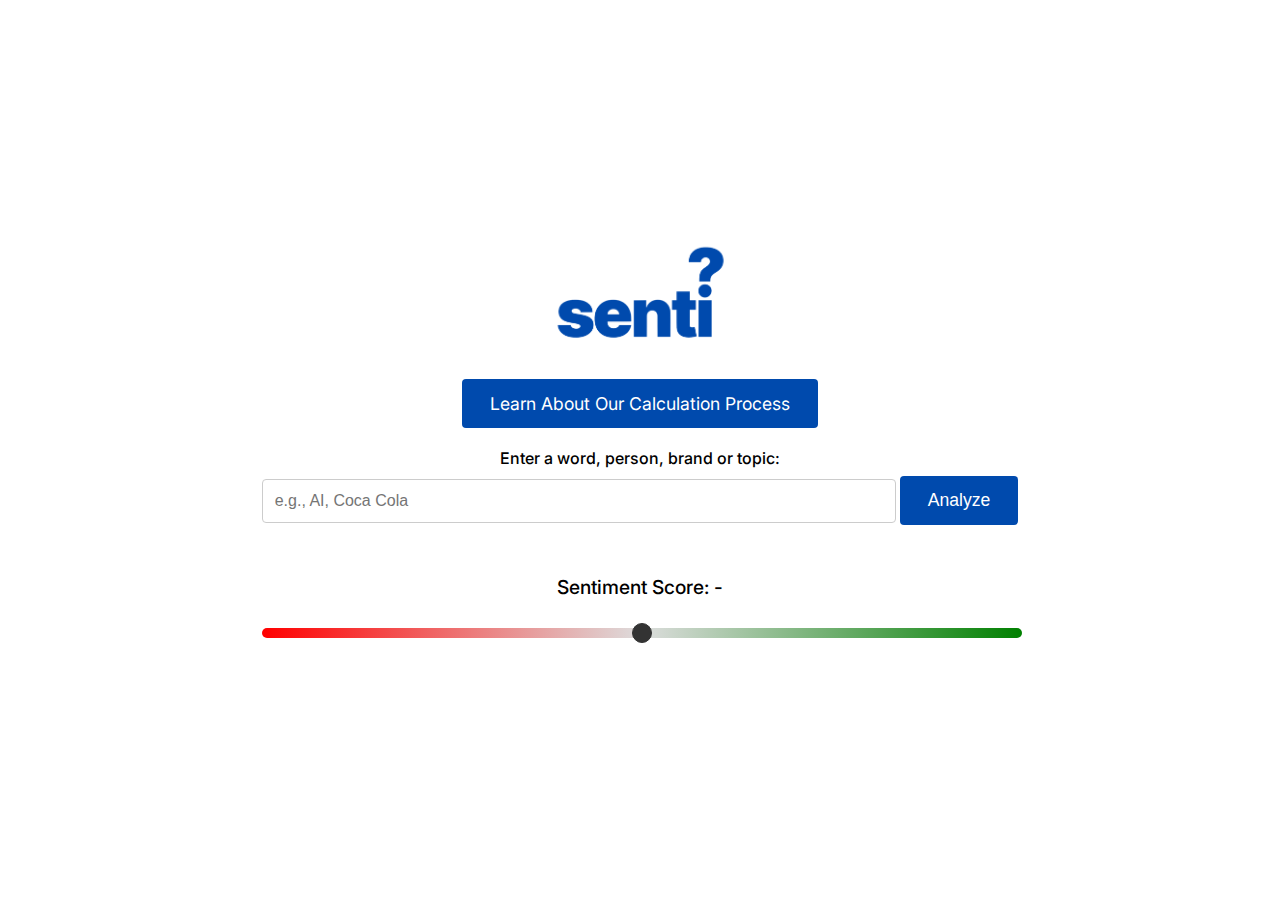
<file: index.html>
<!DOCTYPE html>
<html>
<head>
  <title>Sentiment Analyzer</title>
  <link rel="stylesheet" href="../static/style.css">
  <link rel="preconnect" href="https://fonts.googleapis.com">
  <link rel="preconnect" href="https://fonts.gstatic.com" crossorigin>
  <link href="https://fonts.googleapis.com/css2?family=Inter:wght@400;500;600&display=swap" rel="stylesheet">
</head>
<body>
  <div class="container">
    <img src="../static/logo.png" alt="Senti Logo" class="logo">
    <a href="/about" class="more-button">Learn About Our Calculation Process</a> <!-- Add the about button -->

    <div class="input-area">
      <label for="searchTerm">Enter a word, person, brand or topic:</label>
      <input type="text" id="searchTerm" placeholder="e.g., AI, Coca Cola">
      <button class="more-button" onclick="analyzeSentiment()">Analyze</button>
    </div>
    <div class="result-area">
      <p id="sentimentScore">Sentiment Score: -</p>
      <div class="slider-container">
        <input type="range" min="0" max="100" value="50" class="slider" id="sentimentSlider" disabled>
      </div>
      <p id="llmOutput"></p> <!-- Add this element to display LLM output -->
    </div>
  </div>

  <script>
    async function analyzeSentiment() {
      const searchTerm = document.getElementById("searchTerm").value;
      const response = await fetch('/analyze', {
        method: 'POST',
        headers: {
          'Content-Type': 'application/x-www-form-urlencoded',
        },
        body: `text=${searchTerm}`
      });

      const data = await response.json();
      document.getElementById("sentimentScore").textContent = "Sentiment Score: " + data.score;
      document.getElementById("sentimentSlider").value = data.score; // Set the slider value
      document.getElementById("llmOutput").textContent = data.llm_output; //set the text content
    }
  </script>
</body>
</html>
</file>
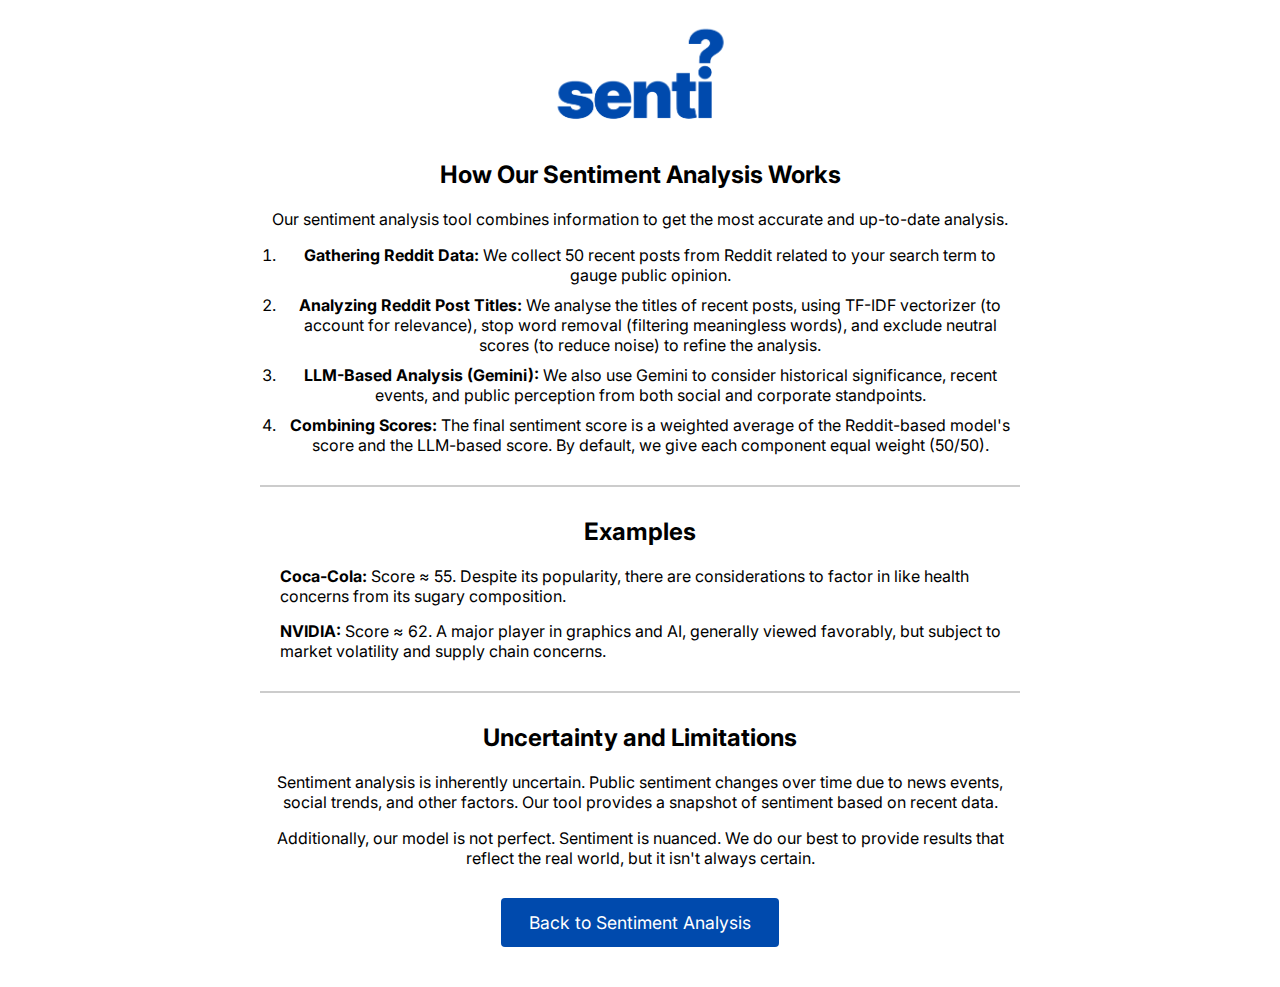
<file: about.html>
<!DOCTYPE html>
<html>
<head>
  <title>About Our Sentiment Analysis</title>
  <link rel="stylesheet" href="../static/style.css"> <!-- Link to your existing stylesheet -->
  <link rel="preconnect" href="https://fonts.googleapis.com">
  <link rel="preconnect" href="https://fonts.gstatic.com" crossorigin>
  <link href="https://fonts.googleapis.com/css2?family=Inter:wght@400;500;600&display=swap" rel="stylesheet">
</head>
<body>
  <div class="container">
    <img src="../static/logo.png" alt="Senti Logo" class="logo">

    <section class="about-section">
      <h2>How Our Sentiment Analysis Works</h2>
      <p>
        Our sentiment analysis tool combines information to get the most accurate and up-to-date analysis.
      </p>

      <ol class="workflow">
        <li>
          <strong>Gathering Reddit Data:</strong> We collect 50 recent posts from Reddit related to your search term to gauge public opinion.
        </li>
        <li>
          <strong>Analyzing Reddit Post Titles:</strong> We analyse the titles of recent posts, using TF-IDF vectorizer (to account for relevance), stop word removal (filtering meaningless words), and exclude neutral scores (to reduce noise) to refine the analysis.
        </li>
        <li>
          <strong>LLM-Based Analysis (Gemini):</strong> We also use Gemini to consider historical significance, recent events, and public perception from both social and corporate standpoints.
        </li>
        <li>
          <strong>Combining Scores:</strong> The final sentiment score is a weighted average of the Reddit-based model's score and the LLM-based score. By default, we give each component equal weight (50/50).
        </li>
      </ol>

    </section>

    <hr class="section-divider">

    <section class="about-section">
      <h2>Examples</h2>
      <div class="example">
        <strong>Coca-Cola:</strong> Score ≈ 55. Despite its popularity, there are considerations to factor in like health concerns from its sugary composition.
      </div>
      <div class="example">
        <strong>NVIDIA:</strong> Score ≈ 62. A major player in graphics and AI, generally viewed favorably, but subject to market volatility and supply chain concerns.
      </div>
    </section>

    <hr class="section-divider">

    <section class="about-section">
      <h2>Uncertainty and Limitations</h2>
      <p>
        Sentiment analysis is inherently uncertain. Public sentiment changes over time due to news events, social trends, and other factors. Our tool provides a snapshot of sentiment based on recent data.
      </p>
      <p>
        Additionally, our model is not perfect. Sentiment is nuanced. We do our best to provide results that reflect the real world, but it isn't always certain.
      </p>
    </section>
    
    <a href="/" class="more-button">Back to Sentiment Analysis</a> <!-- Add the back button -->

  </div>
</body>
</html>
</file>
<file: static/style.css>
/* General Styles */
body {
  font-family: 'Inter', sans-serif;
  background-color: #fff;
  color: #000;
  margin: 0;
  padding: 0;
  min-height: 100vh; /* Use min-height to allow content to expand */
  display: flex;
  flex-direction: column; /* Stack items vertically */
  justify-content: center;
  align-items: center;
}

.container {
  text-align: center;
  width: 80%;
  max-width: 800px;
  padding: 20px;
  box-sizing: border-box; /* Ensures padding is included in the width */
}

h1 {
  font-size: 2em;
  font-weight: 600;
  margin-bottom: 20px;
}

label {
  display: block;
  margin-bottom: 8px;
  font-weight: 500;
}

input[type="text"] {
  width: 80%;
  padding: 12px;
  border: 1px solid #ccc;
  border-radius: 4px;
  margin-bottom: 20px;
  font-size: 1em;
}

button {
  background-color: #000;
  color: #fff;
  border: none;
  padding: 14px 28px;
  text-align: center;
  text-decoration: none;
  display: inline-block;
  font-size: 1.1em;
  cursor: pointer;
  border-radius: 4px;
  transition: background-color 0.3s ease;
}

button:hover {
  background-color: #333;
}

.result-area {
  margin-top: 30px;
  font-size: 1.2em;
  font-weight: 500;
}

/* Slider Styles */
.slider-container {
  width: 100%;
  margin-top: 20px;
}

.slider {
  width: 100%;
  height: 10px;
  background: linear-gradient(to right, red, #ddd, green);
  border-radius: 5px;
  -webkit-appearance: none;
  appearance: none;
  outline: none;
  pointer-events: none;
}

.slider::-webkit-slider-thumb {
  -webkit-appearance: none;
  appearance: none;
  width: 20px;
  height: 20px;
  background: #333;
  border: 1px solid #333;
  border-radius: 50%;
  cursor: pointer;
  pointer-events: auto;
}

.slider::-moz-range-thumb {
  width: 20px;
  height: 20px;
  background: #333;
  border: 1px solid #333;
  border-radius: 50%;
  cursor: pointer;
  pointer-events: auto;
}

.llm-output {
  margin-top: 20px;
  font-style: italic;
  color: #666;
}

/* Homepage Specific Styles */

.more-button {
    background-color: #004aad; /* Darker black button */
    color: #fff; /* White text */
    border: none;
    padding: 14px 28px;
    text-align: center;
    text-decoration: none;
    display: inline-block;
    font-size: 1.1em;
    cursor: pointer;
    border-radius: 4px;
    transition: background-color 0.3s ease;
    margin-bottom: 20px; /* Add some spacing */
    align-self: center; /* Center the button */
}

.more-button:hover {
    background-color: #00275b; /* Even darker black on hover */
}

/* About Page Specific Styles */
.about-section {
    margin-bottom: 30px;
}

.workflow {
    list-style-type: decimal;
    padding-left: 20px;
    margin-bottom: 20px;
}

.workflow li {
    margin-bottom: 10px;
}

.section-divider {
    border: 1px solid #ccc;
    margin: 30px 0;
}

.example {
    margin-bottom: 15px;
    text-align: left;
    padding-left: 20px;
}

.logo {
  max-width: 200px; /* Adjust as needed */
  height: auto;
  margin-bottom: 20px;
  display: block;
  margin-left: auto;
  margin-right: auto;
}
</file>
